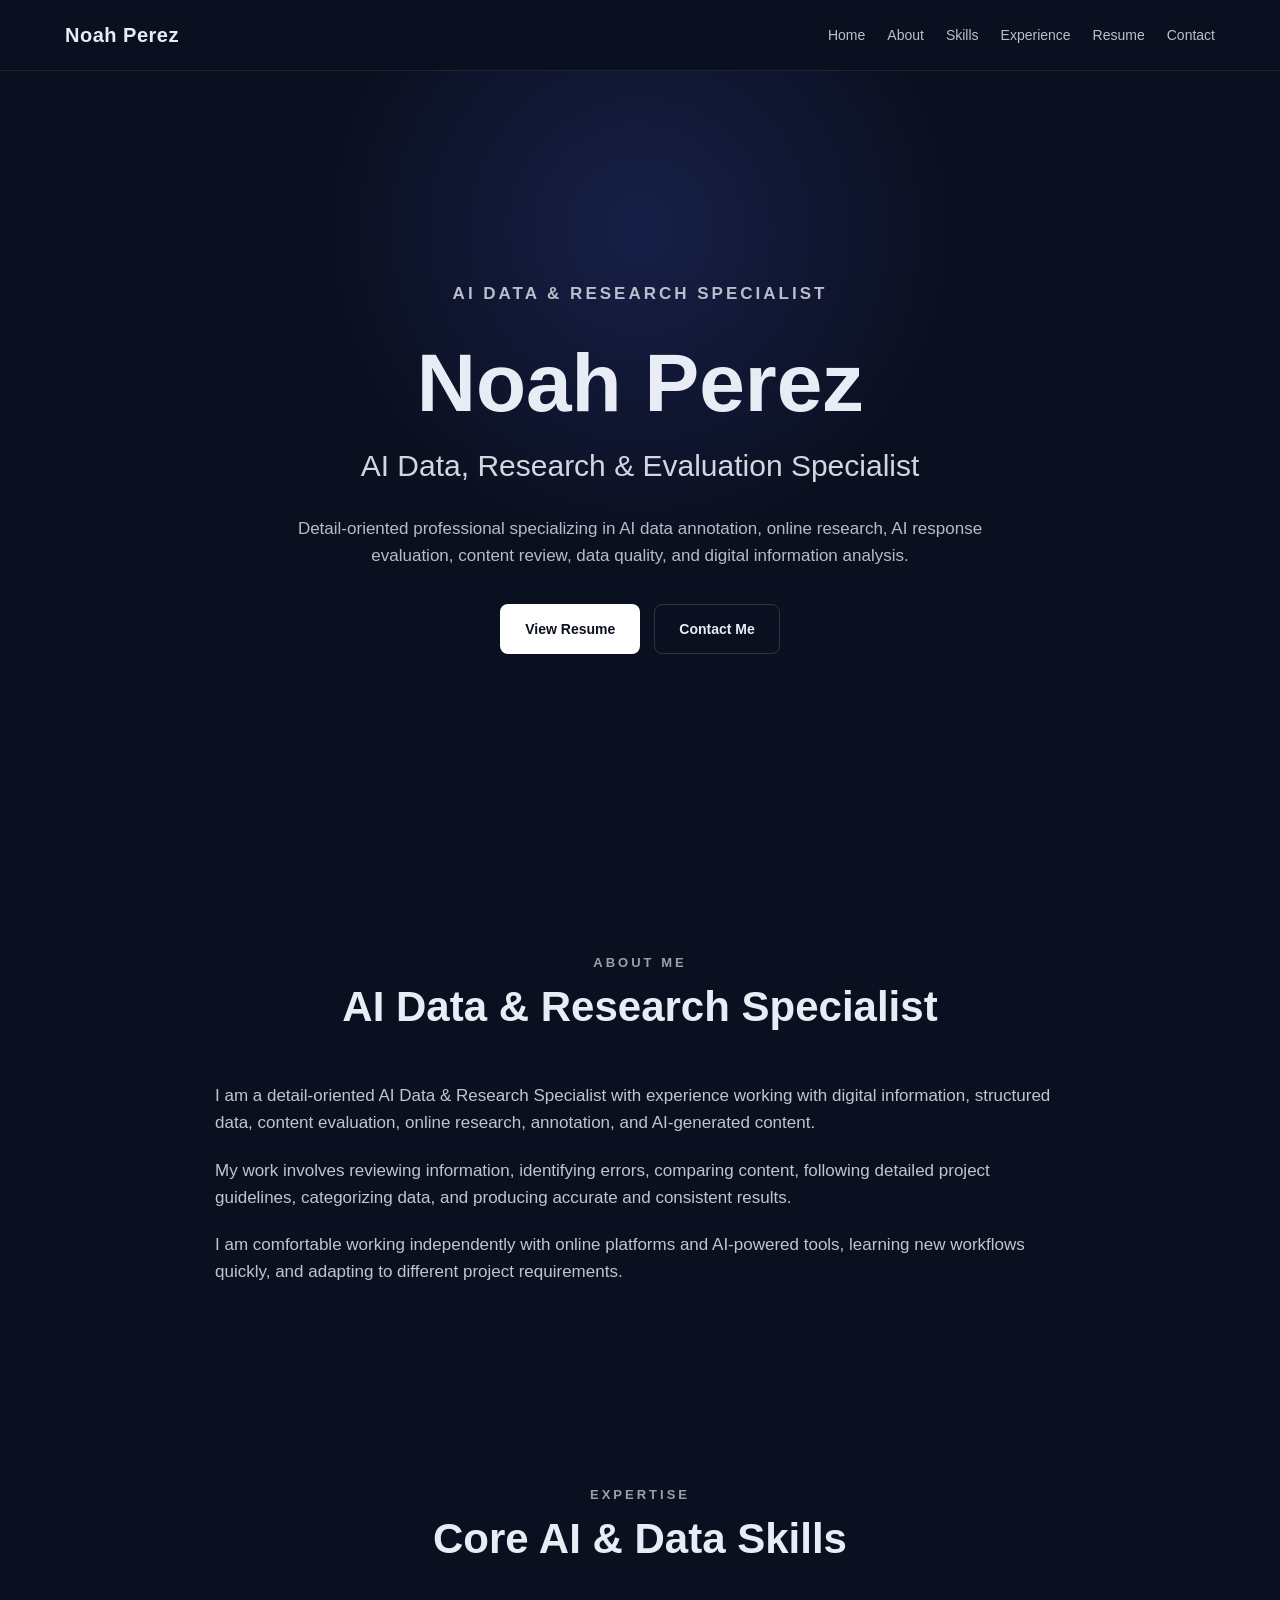
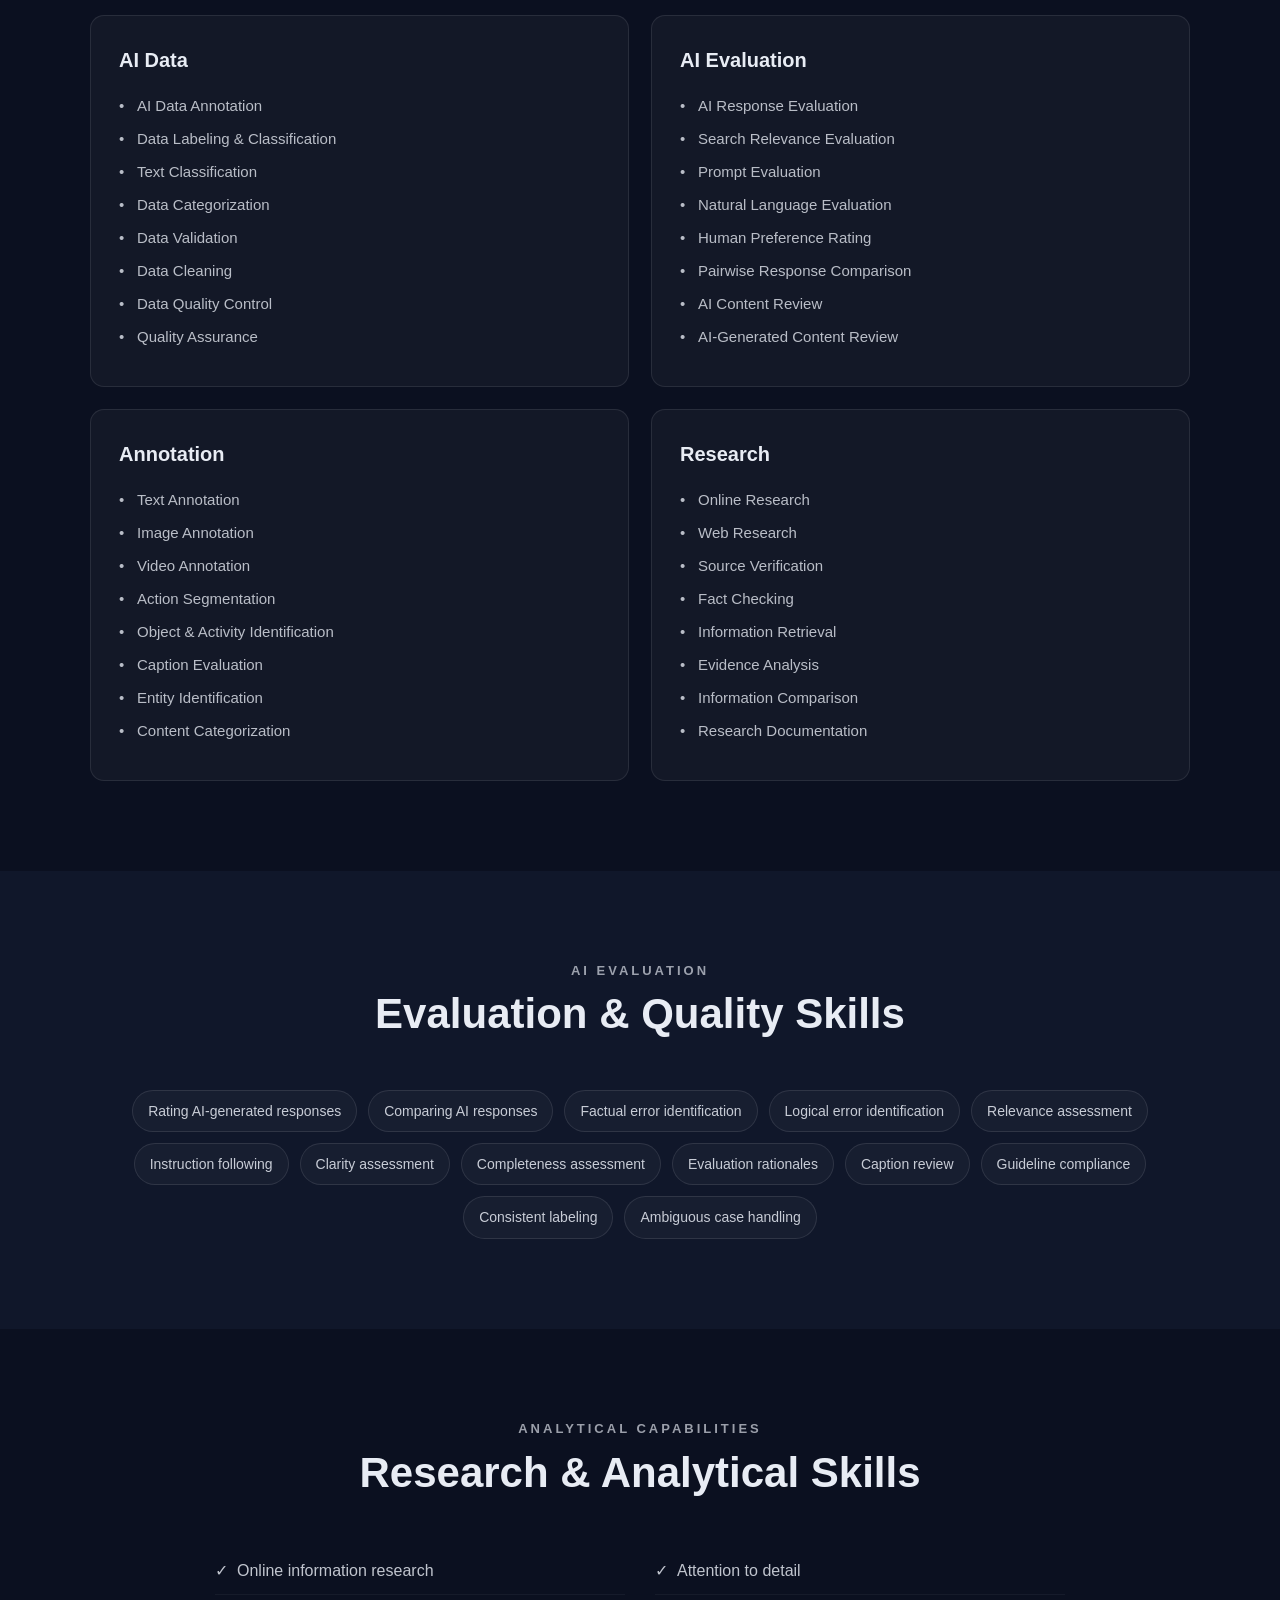
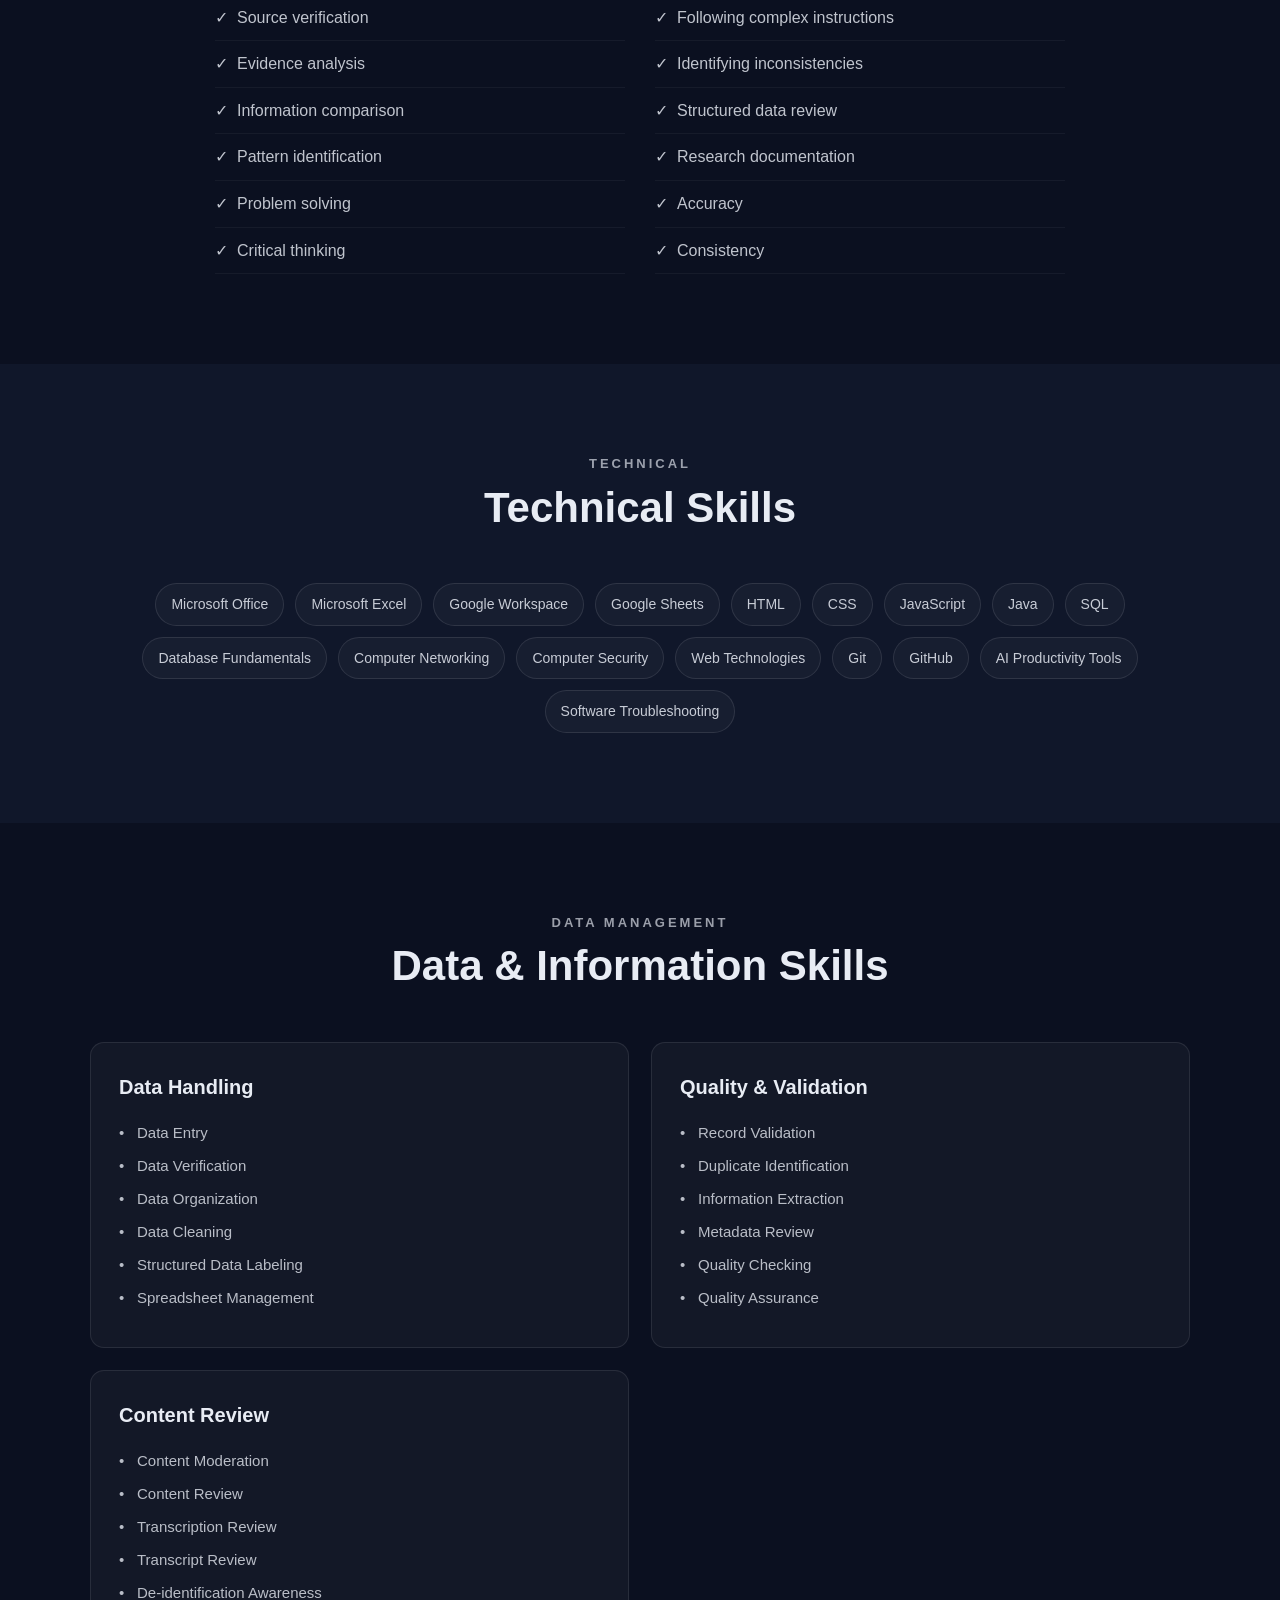
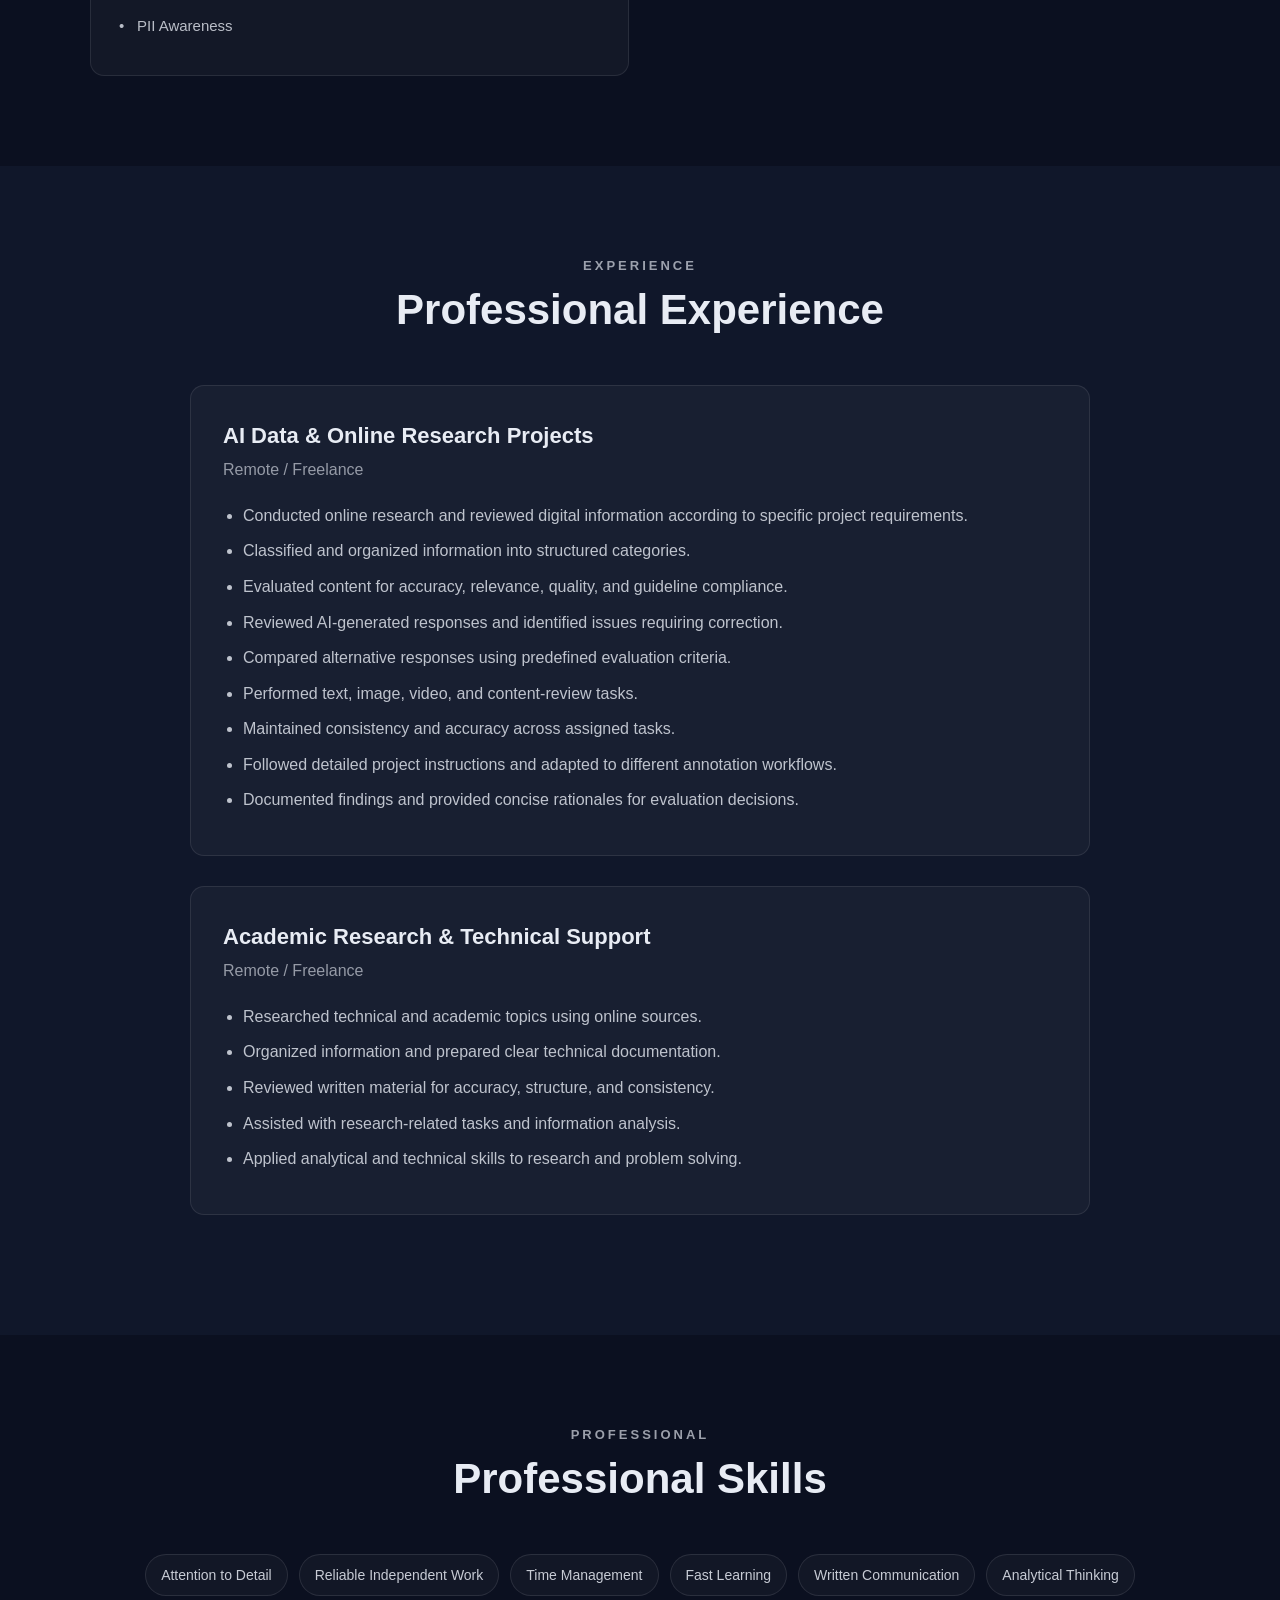
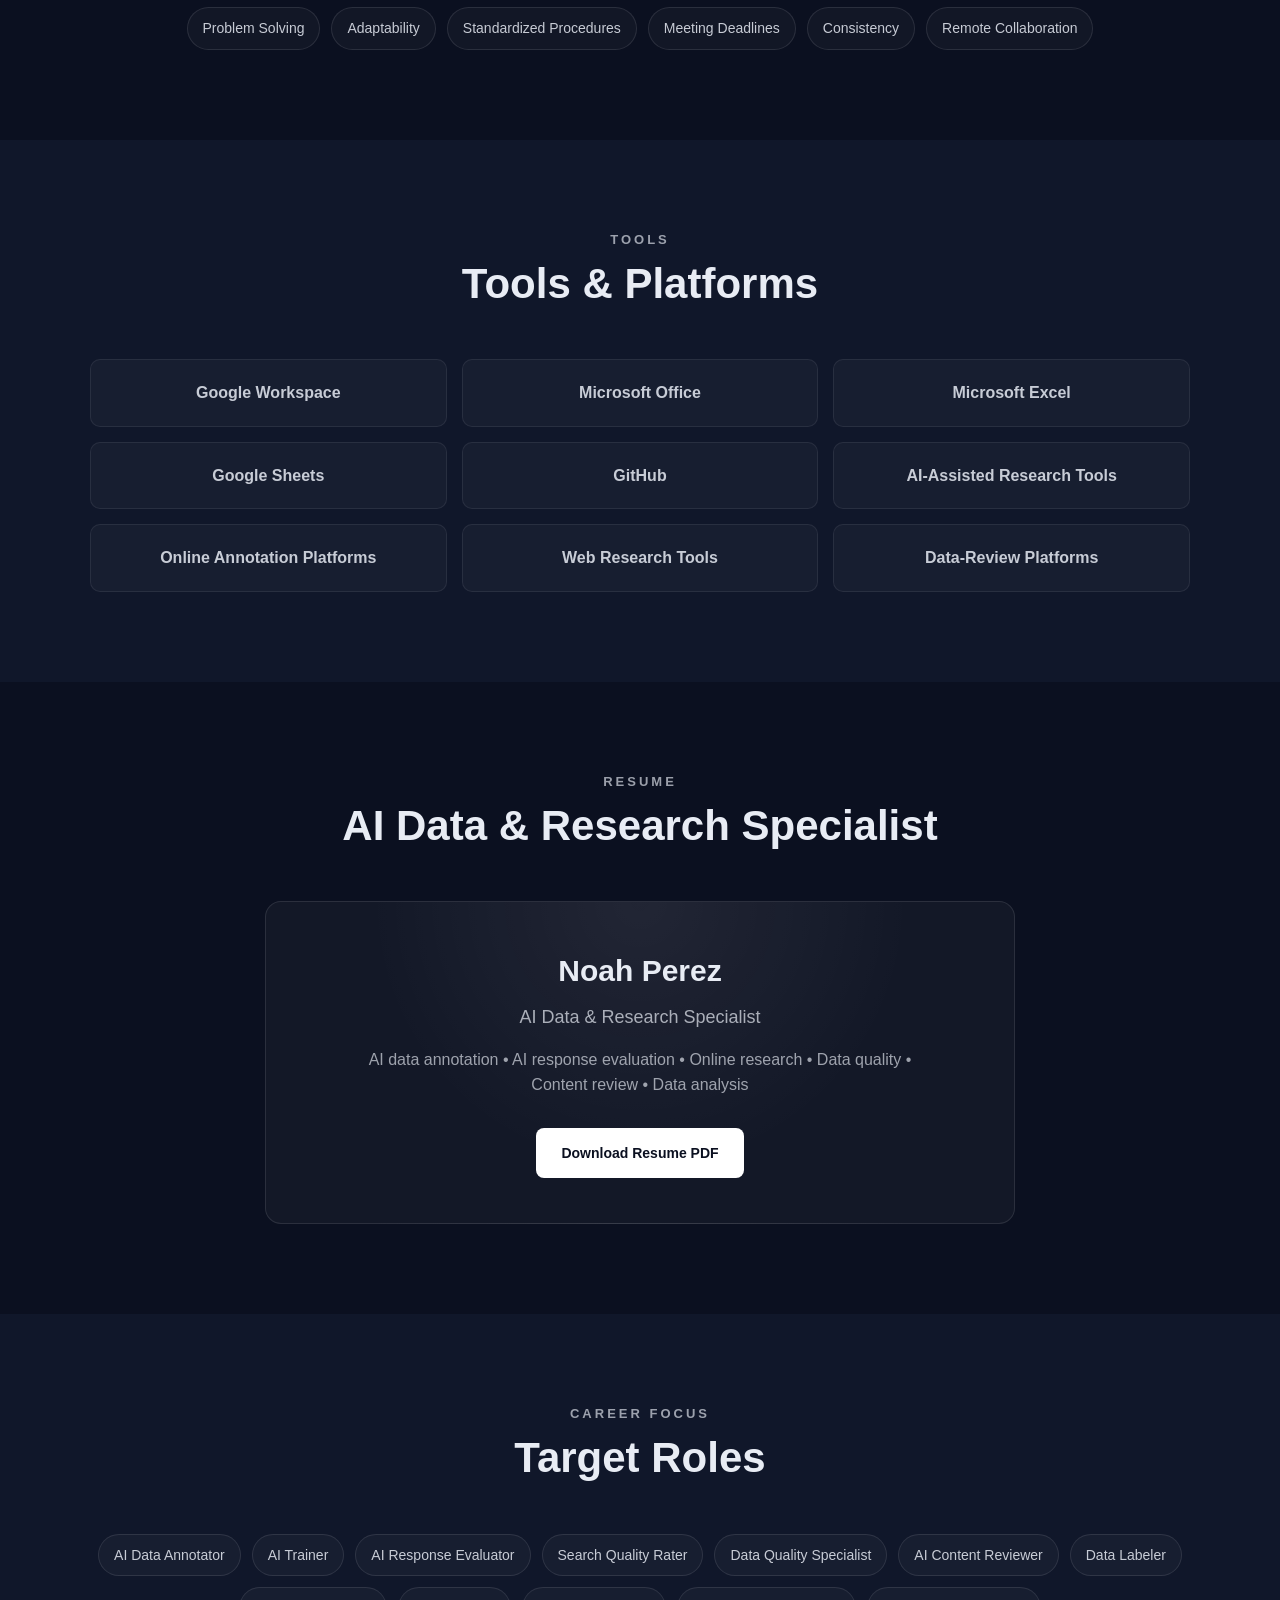
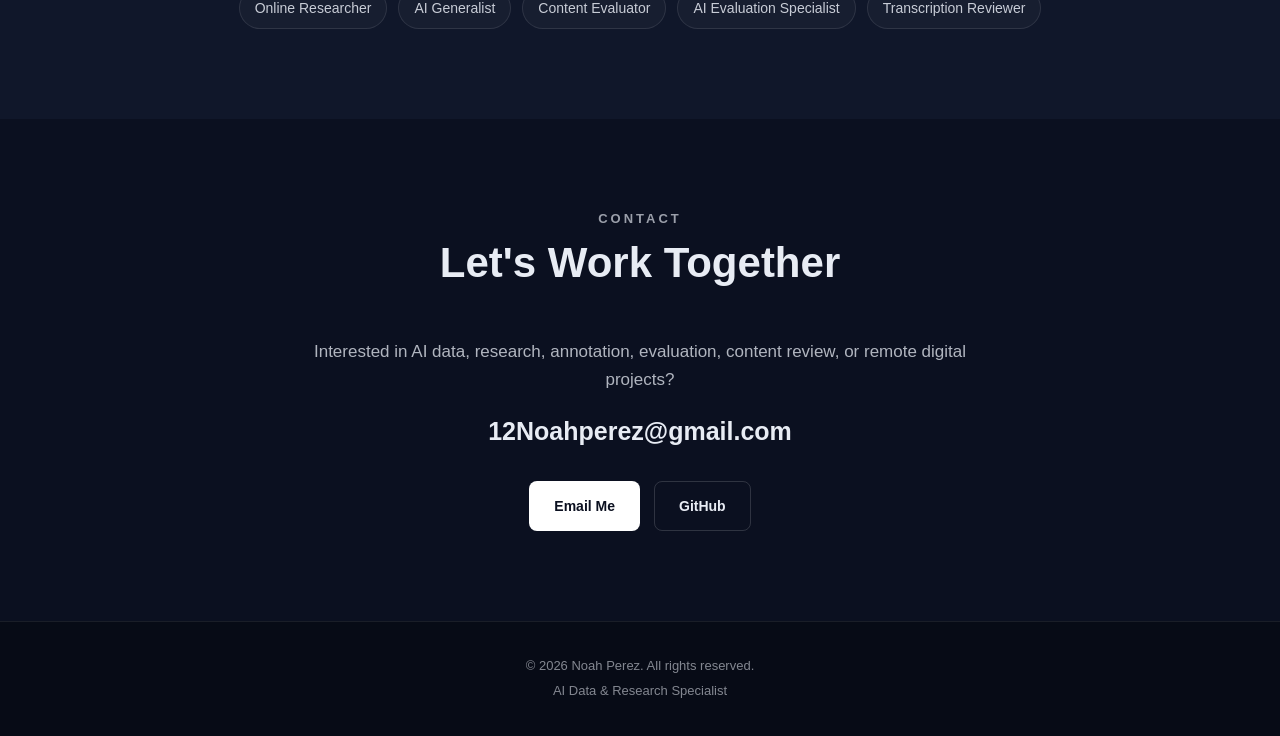
<file: index.html>
<!DOCTYPE html>
<html lang="en">
<head>
  <meta charset="UTF-8">
  <meta name="viewport" content="width=device-width, initial-scale=1.0">

  <title>Noah Perez | AI Data & Research Specialist</title>

  <meta
    name="description"
    content="Noah Perez is an AI Data & Research Specialist specializing in AI data annotation, research, AI response evaluation, content review, data quality, and digital information analysis."
  >

  <meta name="author" content="Noah Perez">

  <link rel="stylesheet" href="style.css">
</head>

<body>

  <!-- =========================
       NAVIGATION
  ========================== -->
  <header class="site-header">
    <nav class="navbar">

      <a href="#home" class="logo">
        Noah Perez
      </a>

      <div class="nav-links">
        <a href="#home">Home</a>
        <a href="#about">About</a>
        <a href="#skills">Skills</a>
        <a href="#experience">Experience</a>
        <a href="#resume">Resume</a>
        <a href="#contact">Contact</a>
      </div>

    </nav>
  </header>


  <main>

    <!-- =========================
         HERO
    ========================== -->
    <section id="home" class="hero">

      <div class="hero-content">

        <p class="hero-label">
          AI DATA &amp; RESEARCH SPECIALIST
        </p>

        <h1>
          Noah Perez
        </h1>

        <h2>
          AI Data, Research &amp; Evaluation Specialist
        </h2>

        <p>
          Detail-oriented professional specializing in AI data annotation,
          online research, AI response evaluation, content review,
          data quality, and digital information analysis.
        </p>

        <div class="hero-buttons">
          <a href="#resume" class="btn">
            View Resume
          </a>

          <a href="#contact" class="btn secondary-btn">
            Contact Me
          </a>
        </div>

      </div>

    </section>


    <!-- =========================
         ABOUT
    ========================== -->
    <section id="about" class="section">

      <div class="container">

        <div class="section-heading">
          <p>ABOUT ME</p>
          <h2>AI Data &amp; Research Specialist</h2>
        </div>

        <div class="about-content">

          <p>
            I am a detail-oriented AI Data &amp; Research Specialist with
            experience working with digital information, structured data,
            content evaluation, online research, annotation, and AI-generated
            content.
          </p>

          <p>
            My work involves reviewing information, identifying errors,
            comparing content, following detailed project guidelines,
            categorizing data, and producing accurate and consistent results.
          </p>

          <p>
            I am comfortable working independently with online platforms and
            AI-powered tools, learning new workflows quickly, and adapting to
            different project requirements.
          </p>

        </div>

      </div>

    </section>


    <!-- =========================
         CORE SKILLS
    ========================== -->
    <section id="skills" class="section">

      <div class="container">

        <div class="section-heading">
          <p>EXPERTISE</p>
          <h2>Core AI &amp; Data Skills</h2>
        </div>

        <div class="skills-grid">

          <div class="skill-card">
            <h3>AI Data</h3>
            <ul>
              <li>AI Data Annotation</li>
              <li>Data Labeling &amp; Classification</li>
              <li>Text Classification</li>
              <li>Data Categorization</li>
              <li>Data Validation</li>
              <li>Data Cleaning</li>
              <li>Data Quality Control</li>
              <li>Quality Assurance</li>
            </ul>
          </div>

          <div class="skill-card">
            <h3>AI Evaluation</h3>
            <ul>
              <li>AI Response Evaluation</li>
              <li>Search Relevance Evaluation</li>
              <li>Prompt Evaluation</li>
              <li>Natural Language Evaluation</li>
              <li>Human Preference Rating</li>
              <li>Pairwise Response Comparison</li>
              <li>AI Content Review</li>
              <li>AI-Generated Content Review</li>
            </ul>
          </div>

          <div class="skill-card">
            <h3>Annotation</h3>
            <ul>
              <li>Text Annotation</li>
              <li>Image Annotation</li>
              <li>Video Annotation</li>
              <li>Action Segmentation</li>
              <li>Object &amp; Activity Identification</li>
              <li>Caption Evaluation</li>
              <li>Entity Identification</li>
              <li>Content Categorization</li>
            </ul>
          </div>

          <div class="skill-card">
            <h3>Research</h3>
            <ul>
              <li>Online Research</li>
              <li>Web Research</li>
              <li>Source Verification</li>
              <li>Fact Checking</li>
              <li>Information Retrieval</li>
              <li>Evidence Analysis</li>
              <li>Information Comparison</li>
              <li>Research Documentation</li>
            </ul>
          </div>

        </div>

      </div>

    </section>


    <!-- =========================
         AI EVALUATION
    ========================== -->
    <section class="section alternate-section">

      <div class="container">

        <div class="section-heading">
          <p>AI EVALUATION</p>
          <h2>Evaluation &amp; Quality Skills</h2>
        </div>

        <div class="tag-container">

          <span>Rating AI-generated responses</span>
          <span>Comparing AI responses</span>
          <span>Factual error identification</span>
          <span>Logical error identification</span>
          <span>Relevance assessment</span>
          <span>Instruction following</span>
          <span>Clarity assessment</span>
          <span>Completeness assessment</span>
          <span>Evaluation rationales</span>
          <span>Caption review</span>
          <span>Guideline compliance</span>
          <span>Consistent labeling</span>
          <span>Ambiguous case handling</span>

        </div>

      </div>

    </section>


    <!-- =========================
         RESEARCH & ANALYTICAL
    ========================== -->
    <section class="section">

      <div class="container">

        <div class="section-heading">
          <p>ANALYTICAL CAPABILITIES</p>
          <h2>Research &amp; Analytical Skills</h2>
        </div>

        <div class="two-column-list">

          <ul>
            <li>Online information research</li>
            <li>Source verification</li>
            <li>Evidence analysis</li>
            <li>Information comparison</li>
            <li>Pattern identification</li>
            <li>Problem solving</li>
            <li>Critical thinking</li>
          </ul>

          <ul>
            <li>Attention to detail</li>
            <li>Following complex instructions</li>
            <li>Identifying inconsistencies</li>
            <li>Structured data review</li>
            <li>Research documentation</li>
            <li>Accuracy</li>
            <li>Consistency</li>
          </ul>

        </div>

      </div>

    </section>


    <!-- =========================
         TECHNICAL SKILLS
    ========================== -->
    <section class="section alternate-section">

      <div class="container">

        <div class="section-heading">
          <p>TECHNICAL</p>
          <h2>Technical Skills</h2>
        </div>

        <div class="tag-container">

          <span>Microsoft Office</span>
          <span>Microsoft Excel</span>
          <span>Google Workspace</span>
          <span>Google Sheets</span>
          <span>HTML</span>
          <span>CSS</span>
          <span>JavaScript</span>
          <span>Java</span>
          <span>SQL</span>
          <span>Database Fundamentals</span>
          <span>Computer Networking</span>
          <span>Computer Security</span>
          <span>Web Technologies</span>
          <span>Git</span>
          <span>GitHub</span>
          <span>AI Productivity Tools</span>
          <span>Software Troubleshooting</span>

        </div>

      </div>

    </section>


    <!-- =========================
         DATA & INFORMATION
    ========================== -->
    <section class="section">

      <div class="container">

        <div class="section-heading">
          <p>DATA MANAGEMENT</p>
          <h2>Data &amp; Information Skills</h2>
        </div>

        <div class="skills-grid">

          <div class="skill-card">
            <h3>Data Handling</h3>

            <ul>
              <li>Data Entry</li>
              <li>Data Verification</li>
              <li>Data Organization</li>
              <li>Data Cleaning</li>
              <li>Structured Data Labeling</li>
              <li>Spreadsheet Management</li>
            </ul>

          </div>

          <div class="skill-card">
            <h3>Quality &amp; Validation</h3>

            <ul>
              <li>Record Validation</li>
              <li>Duplicate Identification</li>
              <li>Information Extraction</li>
              <li>Metadata Review</li>
              <li>Quality Checking</li>
              <li>Quality Assurance</li>
            </ul>

          </div>

          <div class="skill-card">
            <h3>Content Review</h3>

            <ul>
              <li>Content Moderation</li>
              <li>Content Review</li>
              <li>Transcription Review</li>
              <li>Transcript Review</li>
              <li>De-identification Awareness</li>
              <li>PII Awareness</li>
            </ul>

          </div>

        </div>

      </div>

    </section>


    <!-- =========================
         EXPERIENCE
    ========================== -->
    <section id="experience" class="section alternate-section">

      <div class="container">

        <div class="section-heading">
          <p>EXPERIENCE</p>
          <h2>Professional Experience</h2>
        </div>


        <article class="experience-card">

          <div class="experience-header">

            <div>
              <h3>AI Data &amp; Online Research Projects</h3>
              <p>Remote / Freelance</p>
            </div>

          </div>

          <ul>
            <li>
              Conducted online research and reviewed digital information
              according to specific project requirements.
            </li>

            <li>
              Classified and organized information into structured categories.
            </li>

            <li>
              Evaluated content for accuracy, relevance, quality, and
              guideline compliance.
            </li>

            <li>
              Reviewed AI-generated responses and identified issues requiring
              correction.
            </li>

            <li>
              Compared alternative responses using predefined evaluation
              criteria.
            </li>

            <li>
              Performed text, image, video, and content-review tasks.
            </li>

            <li>
              Maintained consistency and accuracy across assigned tasks.
            </li>

            <li>
              Followed detailed project instructions and adapted to different
              annotation workflows.
            </li>

            <li>
              Documented findings and provided concise rationales for
              evaluation decisions.
            </li>
          </ul>

        </article>


        <article class="experience-card">

          <div class="experience-header">

            <div>
              <h3>Academic Research &amp; Technical Support</h3>
              <p>Remote / Freelance</p>
            </div>

          </div>

          <ul>
            <li>
              Researched technical and academic topics using online sources.
            </li>

            <li>
              Organized information and prepared clear technical documentation.
            </li>

            <li>
              Reviewed written material for accuracy, structure, and
              consistency.
            </li>

            <li>
              Assisted with research-related tasks and information analysis.
            </li>

            <li>
              Applied analytical and technical skills to research and problem
              solving.
            </li>
          </ul>

        </article>

      </div>

    </section>


    <!-- =========================
         PROFESSIONAL SKILLS
    ========================== -->
    <section class="section">

      <div class="container">

        <div class="section-heading">
          <p>PROFESSIONAL</p>
          <h2>Professional Skills</h2>
        </div>

        <div class="tag-container">

          <span>Attention to Detail</span>
          <span>Reliable Independent Work</span>
          <span>Time Management</span>
          <span>Fast Learning</span>
          <span>Written Communication</span>
          <span>Analytical Thinking</span>
          <span>Problem Solving</span>
          <span>Adaptability</span>
          <span>Standardized Procedures</span>
          <span>Meeting Deadlines</span>
          <span>Consistency</span>
          <span>Remote Collaboration</span>

        </div>

      </div>

    </section>


    <!-- =========================
         TOOLS
    ========================== -->
    <section class="section alternate-section">

      <div class="container">

        <div class="section-heading">
          <p>TOOLS</p>
          <h2>Tools &amp; Platforms</h2>
        </div>

        <div class="tools-grid">

          <div>Google Workspace</div>
          <div>Microsoft Office</div>
          <div>Microsoft Excel</div>
          <div>Google Sheets</div>
          <div>GitHub</div>
          <div>AI-Assisted Research Tools</div>
          <div>Online Annotation Platforms</div>
          <div>Web Research Tools</div>
          <div>Data-Review Platforms</div>

        </div>

      </div>

    </section>


    <!-- =========================
         RESUME
    ========================== -->
    <section id="resume" class="section">

      <div class="container">

        <div class="section-heading">
          <p>RESUME</p>
          <h2>AI Data &amp; Research Specialist</h2>
        </div>

        <div class="resume-card">

          <h3>Noah Perez</h3>

          <p class="resume-title">
            AI Data &amp; Research Specialist
          </p>

          <p>
            AI data annotation • AI response evaluation • Online research •
            Data quality • Content review • Data analysis
          </p>

          <a href="Clinton_Tora_CV.pdf" class="btn" download>
            Download Resume PDF
          </a>

        </div>

      </div>

    </section>


    <!-- =========================
         TARGET ROLES
    ========================== -->
    <section class="section alternate-section">

      <div class="container">

        <div class="section-heading">
          <p>CAREER FOCUS</p>
          <h2>Target Roles</h2>
        </div>

        <div class="tag-container">

          <span>AI Data Annotator</span>
          <span>AI Trainer</span>
          <span>AI Response Evaluator</span>
          <span>Search Quality Rater</span>
          <span>Data Quality Specialist</span>
          <span>AI Content Reviewer</span>
          <span>Data Labeler</span>
          <span>Online Researcher</span>
          <span>AI Generalist</span>
          <span>Content Evaluator</span>
          <span>AI Evaluation Specialist</span>
          <span>Transcription Reviewer</span>

        </div>

      </div>

    </section>


    <!-- =========================
         CONTACT
    ========================== -->
    <section id="contact" class="section contact-section">

      <div class="container">

        <div class="section-heading">
          <p>CONTACT</p>
          <h2>Let's Work Together</h2>
        </div>

        <div class="contact-card">

          <p>
            Interested in AI data, research, annotation, evaluation,
            content review, or remote digital projects?
          </p>

          <a
            href="mailto:12Noahperez@gmail.com"
            class="contact-email"
          >
            12Noahperez@gmail.com
          </a>

          <div class="contact-buttons">

            <a
              href="mailto:12Noahperez@gmail.com"
              class="btn"
            >
              Email Me
            </a>

            <a
              href="https://github.com/youngmalcolm3484-glitch"
              target="_blank"
              rel="noopener noreferrer"
              class="btn secondary-btn"
            >
              GitHub
            </a>

          </div>

        </div>

      </div>

    </section>

  </main>


  <!-- =========================
       FOOTER
  ========================== -->
  <footer class="site-footer">

    <p>
      &copy; 2026 Noah Perez. All rights reserved.
    </p>

    <p>
      AI Data &amp; Research Specialist
    </p>

  </footer>


  <!-- =========================
       JAVASCRIPT
  ========================== -->
  <script>
    document.querySelectorAll('a[href^="#"]').forEach(function(link) {
      link.addEventListener("click", function(event) {
        const target = document.querySelector(this.getAttribute("href"));

        if (target) {
          event.preventDefault();

          target.scrollIntoView({
            behavior: "smooth",
            block: "start"
          });
        }
      });
    });
  </script>

</body>
</html>
</file>
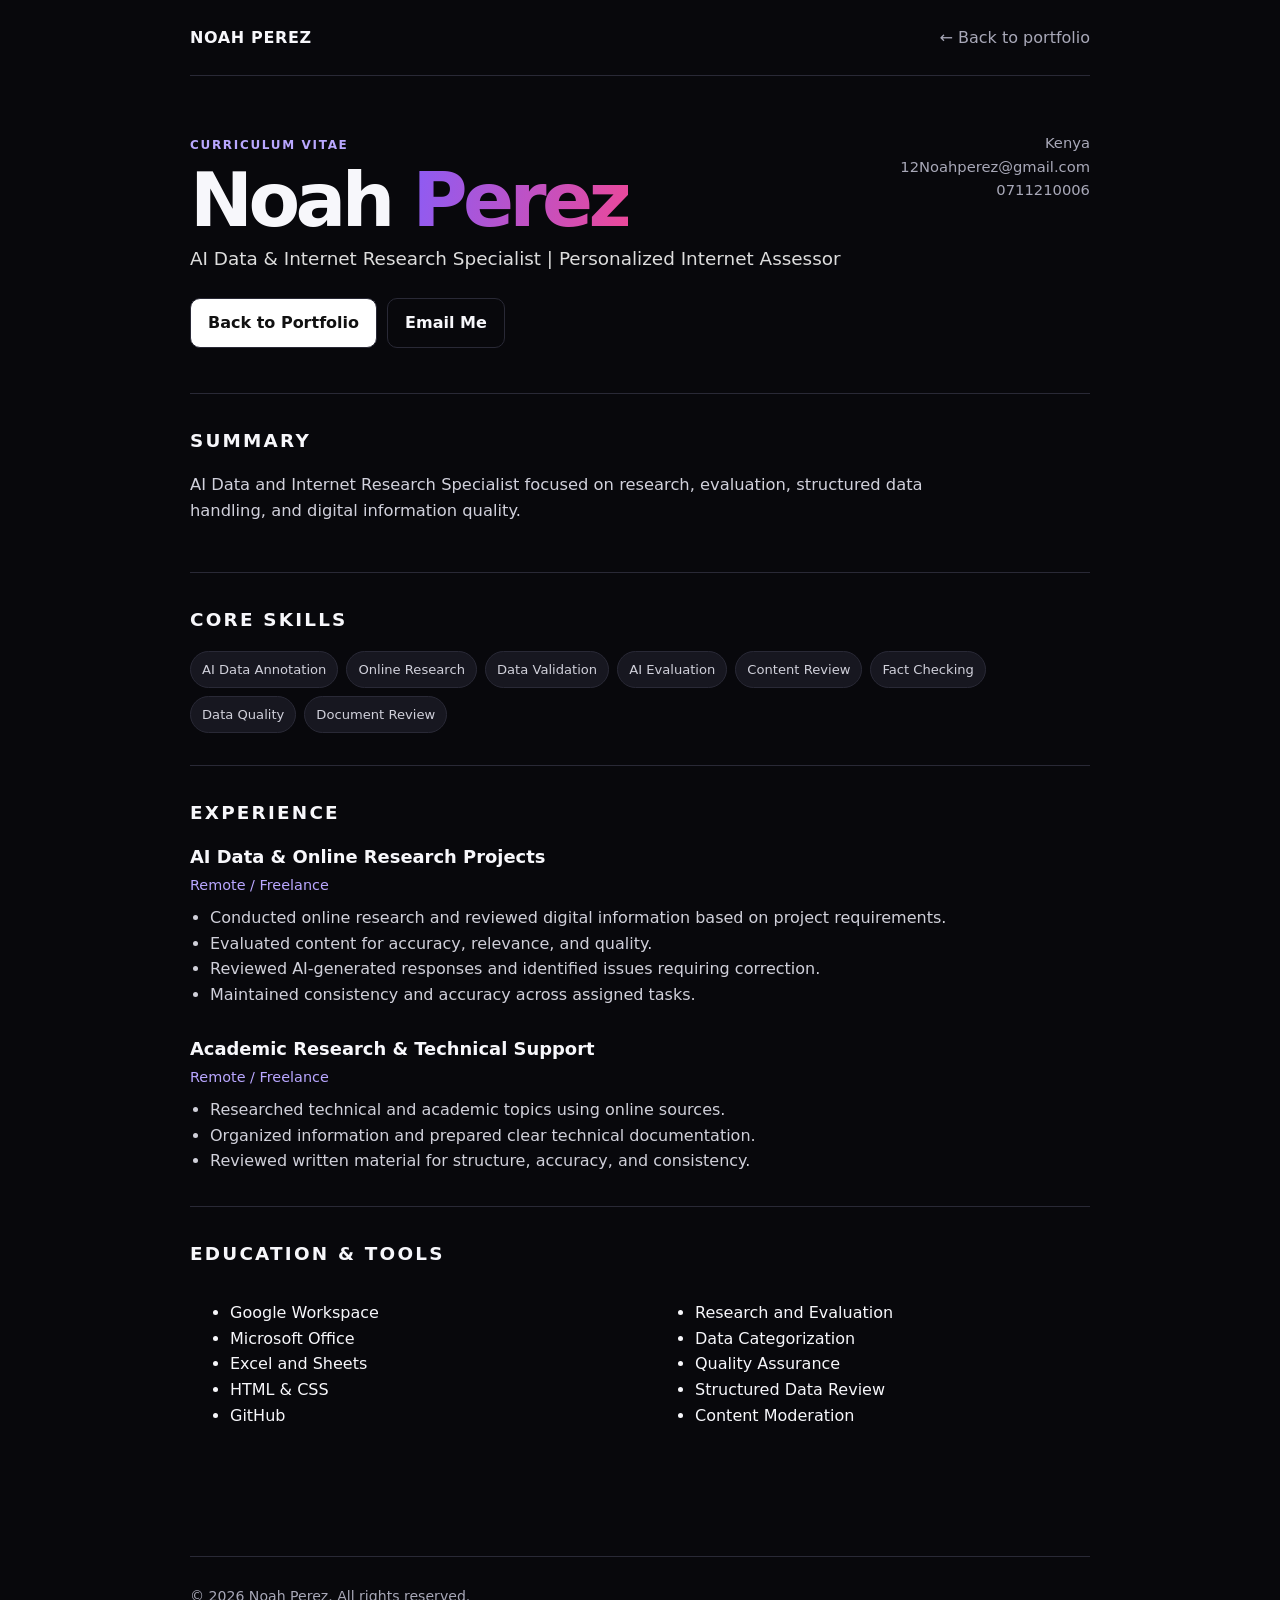
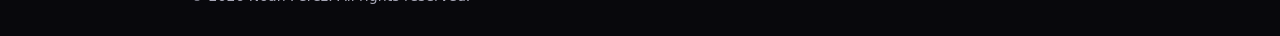
<file: cv.html>
<!doctype html>
<html lang="en">
<head>
<meta charset="utf-8">
<meta name="viewport" content="width=device-width,initial-scale=1">

<title>Noah Perez | CV</title>

<meta name="description"
content="CV of Noah Perez, AI Data and Internet Research Specialist.">

<style>
:root{
  --bg:#08080c;
  --card:#12121a;
  --text:#f7f7fb;
  --muted:#a8a8b8;
  --line:#292936;
  --a:#8b5cf6;
  --b:#ec4899;
}

*{box-sizing:border-box}

body{
  margin:0;
  background:var(--bg);
  color:var(--text);
  font-family:Inter,system-ui,Arial,sans-serif;
  line-height:1.6;
}

.wrap{
  width:min(900px,92%);
  margin:auto;
}

a{
  color:inherit;
  text-decoration:none;
}

nav{
  height:76px;
  display:flex;
  justify-content:space-between;
  align-items:center;
  border-bottom:1px solid var(--line);
}

.logo{
  font-weight:900;
  letter-spacing:.04em;
}

.back{
  color:var(--muted);
}

main{
  padding:55px 0 80px;
}

.head{
  display:flex;
  justify-content:space-between;
  gap:30px;
  align-items:flex-start;
}

.eyebrow{
  color:#b9a7ff;
  text-transform:uppercase;
  letter-spacing:.14em;
  font-size:.75rem;
  font-weight:800;
}

.head h1{
  font-size:clamp(2.5rem,7vw,4.7rem);
  line-height:.95;
  letter-spacing:-.06em;
  margin:8px 0;
}

.grad{
  background:linear-gradient(100deg,var(--a),var(--b));
  -webkit-background-clip:text;
  color:transparent;
}

.role{
  font-size:1.15rem;
  color:#ddd;
}

.contact{
  text-align:right;
  color:var(--muted);
  font-size:.92rem;
}

.actions{
  display:flex;
  gap:10px;
  flex-wrap:wrap;
  margin:25px 0 45px;
}

.btn{
  display:inline-block;
  padding:11px 17px;
  border:1px solid var(--line);
  border-radius:10px;
  font-weight:750;
}

.primary{
  background:#fff;
  color:#111;
}

section{
  border-top:1px solid var(--line);
  padding:32px 0;
}

.title{
  font-size:1.15rem;
  text-transform:uppercase;
  letter-spacing:.12em;
  margin:0 0 16px;
}

.summary{
  color:#d1d1dc;
  font-size:1.02rem;
  max-width:760px;
}

.skills{
  display:flex;
  gap:8px;
  flex-wrap:wrap;
}

.skill{
  background:#171720;
  border:1px solid var(--line);
  border-radius:999px;
  padding:7px 11px;
  font-size:.82rem;
  color:#d0d0da;
}

.job{
  margin-bottom:28px;
}

.job:last-child{
  margin-bottom:0;
}

.job h3{
  margin:0;
  font-size:1.12rem;
}

.meta{
  color:#b9a7ff;
  font-size:.9rem;
  margin:2px 0 8px;
}

.job ul{
  margin:8px 0 0;
  padding-left:20px;
  color:#d0d0da;
}

.two{
  display:grid;
  grid-template-columns:1fr 1fr;
  gap:30px;
}

footer{
  border-top:1px solid var(--line);
  padding:28px 0;
  color:var(--muted);
  font-size:.88rem;
}

@media(max-width:700px){
  .head,
  .two{
    display:block;
  }

  .contact{
    text-align:left;
    margin-top:20px;
  }

  .actions{
    margin-bottom:30px;
  }
}

@media print{
  body{
    background:#fff;
    color:#111;
  }

  .wrap{
    width:100%;
  }

  nav,
  .actions,
  footer{
    display:none;
  }

  .head h1,
  .title,
  .summary,
  .job h3,
  .job ul,
  .skill{
    color:#111;
  }

  .grad{
    color:#111;
    background:none;
  }

  .contact,
  .meta{
    color:#444;
  }

  .skill{
    border-color:#ccc;
    background:#fff;
  }

  section{
    border-color:#ddd;
  }
}
</style>
</head>

<body>

<div class="wrap">

<nav>
  <div class="logo">NOAH PEREZ</div>
  <a class="back" href="index.html">← Back to portfolio</a>
</nav>

<main>

<div class="head">

<div>
  <span class="eyebrow">Curriculum Vitae</span>

  <h1>
    Noah <span class="grad">Perez</span>
  </h1>

  <div class="role">
    AI Data &amp; Internet Research Specialist | Personalized Internet Assessor
  </div>
</div>

<div class="contact">
  Kenya<br>
  12Noahperez@gmail.com<br>
  0711210006
</div>

</div>

<div class="actions">

<a class="btn primary" href="index.html">Back to Portfolio</a>
<a class="btn" href="mailto:12Noahperez@gmail.com">Email Me</a>

</div>

<section>
  <h2 class="title">Summary</h2>
  <p class="summary">
    AI Data and Internet Research Specialist focused on research, evaluation, structured data handling,
    and digital information quality.
  </p>
</section>

<section>
  <h2 class="title">Core Skills</h2>
  <div class="skills">
    <span class="skill">AI Data Annotation</span>
    <span class="skill">Online Research</span>
    <span class="skill">Data Validation</span>
    <span class="skill">AI Evaluation</span>
    <span class="skill">Content Review</span>
    <span class="skill">Fact Checking</span>
    <span class="skill">Data Quality</span>
    <span class="skill">Document Review</span>
  </div>
</section>

<section>
  <h2 class="title">Experience</h2>

  <div class="job">
    <h3>AI Data &amp; Online Research Projects</h3>
    <div class="meta">Remote / Freelance</div>
    <ul>
      <li>Conducted online research and reviewed digital information based on project requirements.</li>
      <li>Evaluated content for accuracy, relevance, and quality.</li>
      <li>Reviewed AI-generated responses and identified issues requiring correction.</li>
      <li>Maintained consistency and accuracy across assigned tasks.</li>
    </ul>
  </div>

  <div class="job">
    <h3>Academic Research &amp; Technical Support</h3>
    <div class="meta">Remote / Freelance</div>
    <ul>
      <li>Researched technical and academic topics using online sources.</li>
      <li>Organized information and prepared clear technical documentation.</li>
      <li>Reviewed written material for structure, accuracy, and consistency.</li>
    </ul>
  </div>
</section>

<section>
  <h2 class="title">Education &amp; Tools</h2>
  <div class="two">
    <ul>
      <li>Google Workspace</li>
      <li>Microsoft Office</li>
      <li>Excel and Sheets</li>
      <li>HTML &amp; CSS</li>
      <li>GitHub</li>
    </ul>
    <ul>
      <li>Research and Evaluation</li>
      <li>Data Categorization</li>
      <li>Quality Assurance</li>
      <li>Structured Data Review</li>
      <li>Content Moderation</li>
    </ul>
  </div>
</section>

</main>

<footer>
  © 2026 Noah Perez. All rights reserved.
</footer>

</div>

</body>
</html>
</file>
<file: style.css>
/* =========================================
   CLINTON MOKUA PORTFOLIO
   AI DATA & RESEARCH SPECIALIST
========================================= */

/* ---------- RESET ---------- */

* {
  margin: 0;
  padding: 0;
  box-sizing: border-box;
}

html {
  scroll-behavior: smooth;
}

body {
  font-family: Arial, Helvetica, sans-serif;
  line-height: 1.6;
  background: #0b1020;
  color: #e8ecf4;
  overflow-x: hidden;
}

a {
  color: inherit;
}

img {
  max-width: 100%;
  display: block;
}


/* ---------- GLOBAL ---------- */

.container {
  width: min(1100px, 92%);
  margin: 0 auto;
}

.section {
  padding: 90px 0;
}

.alternate-section {
  background: #10172a;
}

.section-heading {
  text-align: center;
  margin-bottom: 50px;
}

.section-heading p {
  font-size: 13px;
  letter-spacing: 3px;
  font-weight: 700;
  opacity: 0.65;
  margin-bottom: 8px;
}

.section-heading h2 {
  font-size: clamp(28px, 5vw, 42px);
  line-height: 1.2;
}


/* ---------- NAVIGATION ---------- */

.site-header {
  position: sticky;
  top: 0;
  z-index: 1000;
  background: rgba(11, 16, 32, 0.94);
  backdrop-filter: blur(12px);
  border-bottom: 1px solid rgba(255, 255, 255, 0.08);
}

.navbar {
  width: min(1150px, 94%);
  margin: 0 auto;
  min-height: 70px;

  display: flex;
  align-items: center;
  justify-content: space-between;
  gap: 25px;
}

.logo {
  text-decoration: none;
  font-size: 20px;
  font-weight: 800;
  letter-spacing: 0.5px;
}

.nav-links {
  display: flex;
  align-items: center;
  gap: 22px;
}

.nav-links a {
  text-decoration: none;
  font-size: 14px;
  opacity: 0.8;
  transition: 0.25s ease;
}

.nav-links a:hover {
  opacity: 1;
}


/* ---------- HERO ---------- */

.hero {
  min-height: 88vh;
  display: flex;
  align-items: center;
  justify-content: center;
  text-align: center;

  padding: 100px 20px;

  background:
    radial-gradient(circle at 50% 20%, rgba(75, 100, 255, 0.18), transparent 35%),
    #0b1020;
}

.hero-content {
  width: min(850px, 100%);
}

.hero-label {
  display: inline-block;
  margin-bottom: 20px;

  font-size: 13px;
  letter-spacing: 3px;
  font-weight: 700;
  opacity: 0.65;
}

.hero h1 {
  font-size: clamp(45px, 9vw, 82px);
  line-height: 1;
  margin-bottom: 18px;
}

.hero h2 {
  font-size: clamp(20px, 4vw, 30px);
  font-weight: 500;
  margin-bottom: 25px;
  opacity: 0.9;
}

.hero p {
  max-width: 720px;
  margin: 0 auto 35px;
  font-size: 17px;
  opacity: 0.78;
}

.hero-buttons {
  display: flex;
  justify-content: center;
  flex-wrap: wrap;
  gap: 14px;
}


/* ---------- BUTTONS ---------- */

.btn {
  display: inline-block;

  padding: 13px 24px;

  border: 1px solid rgba(255, 255, 255, 0.15);
  border-radius: 8px;

  background: #ffffff;
  color: #0b1020;

  text-decoration: none;
  font-weight: 700;
  font-size: 14px;

  transition:
    transform 0.25s ease,
    opacity 0.25s ease,
    box-shadow 0.25s ease;
}

.btn:hover {
  transform: translateY(-2px);
  opacity: 0.92;
  box-shadow: 0 10px 30px rgba(0, 0, 0, 0.25);
}

.secondary-btn {
  background: transparent;
  color: #e8ecf4;
}


/* ---------- ABOUT ---------- */

.about-content {
  max-width: 850px;
  margin: auto;
}

.about-content p {
  margin-bottom: 20px;
  font-size: 17px;
  opacity: 0.82;
}


/* ---------- SKILLS GRID ---------- */

.skills-grid {
  display: grid;
  grid-template-columns: repeat(2, 1fr);
  gap: 22px;
}

.skill-card {
  padding: 28px;

  background: rgba(255, 255, 255, 0.035);

  border: 1px solid rgba(255, 255, 255, 0.09);
  border-radius: 14px;

  transition: 0.25s ease;
}

.skill-card:hover {
  transform: translateY(-4px);
  border-color: rgba(255, 255, 255, 0.18);
}

.skill-card h3 {
  font-size: 20px;
  margin-bottom: 18px;
}

.skill-card ul {
  list-style: none;
}

.skill-card li {
  position: relative;
  padding-left: 18px;
  margin-bottom: 9px;
  opacity: 0.78;
  font-size: 15px;
}

.skill-card li::before {
  content: "•";
  position: absolute;
  left: 0;
}


/* ---------- TAGS ---------- */

.tag-container {
  display: flex;
  flex-wrap: wrap;
  justify-content: center;
  gap: 11px;
}

.tag-container span {
  padding: 9px 15px;

  border: 1px solid rgba(255, 255, 255, 0.12);
  border-radius: 30px;

  background: rgba(255, 255, 255, 0.035);

  font-size: 14px;
  opacity: 0.85;

  transition: 0.2s ease;
}

.tag-container span:hover {
  transform: translateY(-2px);
  opacity: 1;
}


/* ---------- TWO COLUMN LIST ---------- */

.two-column-list {
  display: grid;
  grid-template-columns: repeat(2, 1fr);
  gap: 30px;
  max-width: 850px;
  margin: auto;
}

.two-column-list ul {
  list-style: none;
}

.two-column-list li {
  padding: 10px 0 10px 22px;
  position: relative;
  border-bottom: 1px solid rgba(255, 255, 255, 0.06);
  opacity: 0.82;
}

.two-column-list li::before {
  content: "✓";
  position: absolute;
  left: 0;
}


/* ---------- EXPERIENCE ---------- */

.experience-card {
  max-width: 900px;
  margin: 0 auto 30px;

  padding: 32px;

  background: rgba(255, 255, 255, 0.035);

  border: 1px solid rgba(255, 255, 255, 0.09);
  border-radius: 14px;
}

.experience-header {
  margin-bottom: 20px;
}

.experience-card h3 {
  font-size: 22px;
  margin-bottom: 4px;
}

.experience-card p {
  opacity: 0.6;
}

.experience-card ul {
  padding-left: 20px;
}

.experience-card li {
  margin-bottom: 10px;
  opacity: 0.8;
}


/* ---------- TOOLS ---------- */

.tools-grid {
  display: grid;
  grid-template-columns: repeat(3, 1fr);
  gap: 15px;
}

.tools-grid div {
  padding: 20px;
  text-align: center;

  border: 1px solid rgba(255, 255, 255, 0.09);
  border-radius: 10px;

  background: rgba(255, 255, 255, 0.035);

  font-weight: 600;
  opacity: 0.85;
}


/* ---------- RESUME ---------- */

.resume-card {
  max-width: 750px;
  margin: auto;

  padding: 45px 30px;

  text-align: center;

  background:
    radial-gradient(circle at top, rgba(255, 255, 255, 0.06), transparent 55%),
    rgba(255, 255, 255, 0.035);

  border: 1px solid rgba(255, 255, 255, 0.1);
  border-radius: 16px;
}

.resume-card h3 {
  font-size: 30px;
  margin-bottom: 8px;
}

.resume-title {
  font-size: 18px;
  opacity: 0.7;
  margin-bottom: 15px;
}

.resume-card > p:not(.resume-title) {
  max-width: 600px;
  margin: 0 auto 30px;
  opacity: 0.65;
}


/* ---------- CONTACT ---------- */

.contact-section {
  text-align: center;
}

.contact-card {
  max-width: 700px;
  margin: auto;
}

.contact-card > p {
  font-size: 17px;
  opacity: 0.75;
  margin-bottom: 18px;
}

.contact-email {
  display: inline-block;

  font-size: clamp(18px, 4vw, 25px);
  font-weight: 700;

  text-decoration: none;

  margin-bottom: 30px;
}

.contact-buttons {
  display: flex;
  justify-content: center;
  gap: 14px;
  flex-wrap: wrap;
}


/* ---------- FOOTER ---------- */

.site-footer {
  padding: 30px 20px;

  text-align: center;

  background: #070b16;

  border-top: 1px solid rgba(255, 255, 255, 0.08);
}

.site-footer p {
  font-size: 13px;
  opacity: 0.55;
  margin: 4px 0;
}


/* ---------- MOBILE ---------- */

@media (max-width: 768px) {

  .navbar {
    min-height: auto;
    padding: 18px 0;

    flex-direction: column;
  }

  .nav-links {
    width: 100%;
    justify-content: center;

    flex-wrap: wrap;
    gap: 13px;
  }

  .nav-links a {
    font-size: 13px;
  }

  .hero {
    min-height: 80vh;
    padding: 80px 20px;
  }

  .hero p {
    font-size: 15px;
  }

  .section {
    padding: 65px 0;
  }

  .skills-grid {
    grid-template-columns: 1fr;
  }

  .two-column-list {
    grid-template-columns: 1fr;
  }

  .tools-grid {
    grid-template-columns: repeat(2, 1fr);
  }

  .experience-card {
    padding: 24px;
  }

}


/* ---------- SMALL PHONES ---------- */

@media (max-width: 480px) {

  .container {
    width: 90%;
  }

  .hero h1 {
    font-size: 48px;
  }

  .hero h2 {
    font-size: 20px;
  }

  .hero-buttons {
    flex-direction: column;
  }

  .hero-buttons .btn {
    width: 100%;
  }

  .tools-grid {
    grid-template-columns: 1fr;
  }

  .resume-card {
    padding: 35px 20px;
  }

  .contact-email {
    font-size: 17px;
    word-break: break-word;
  }

}


/* ---------- ACCESSIBILITY ---------- */

a:focus-visible,
button:focus-visible {
  outline: 2px solid currentColor;
  outline-offset: 4px;
}


/* ---------- REDUCED MOTION ---------- */

@media (prefers-reduced-motion: reduce) {

  html {
    scroll-behavior: auto;
  }

  *,
  *::before,
  *::after {
    transition: none !important;
  }

   }
</file>
